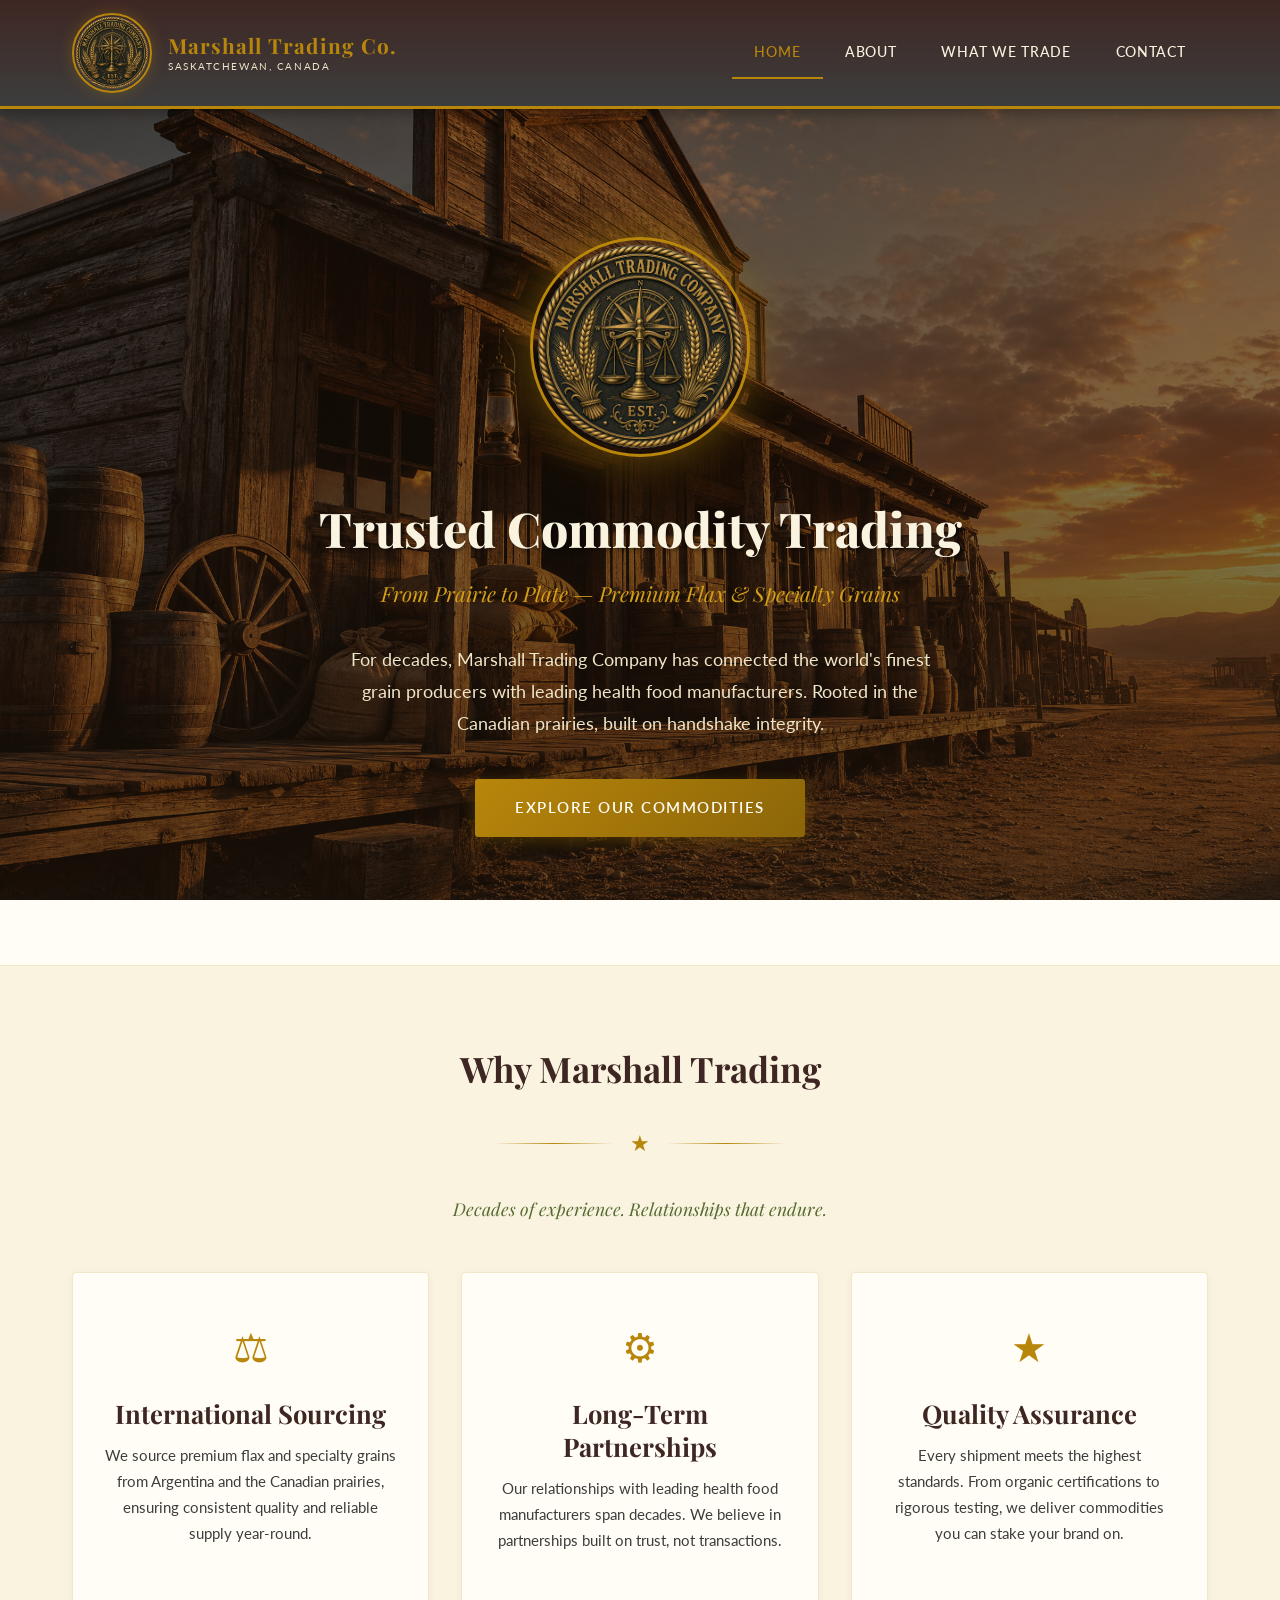
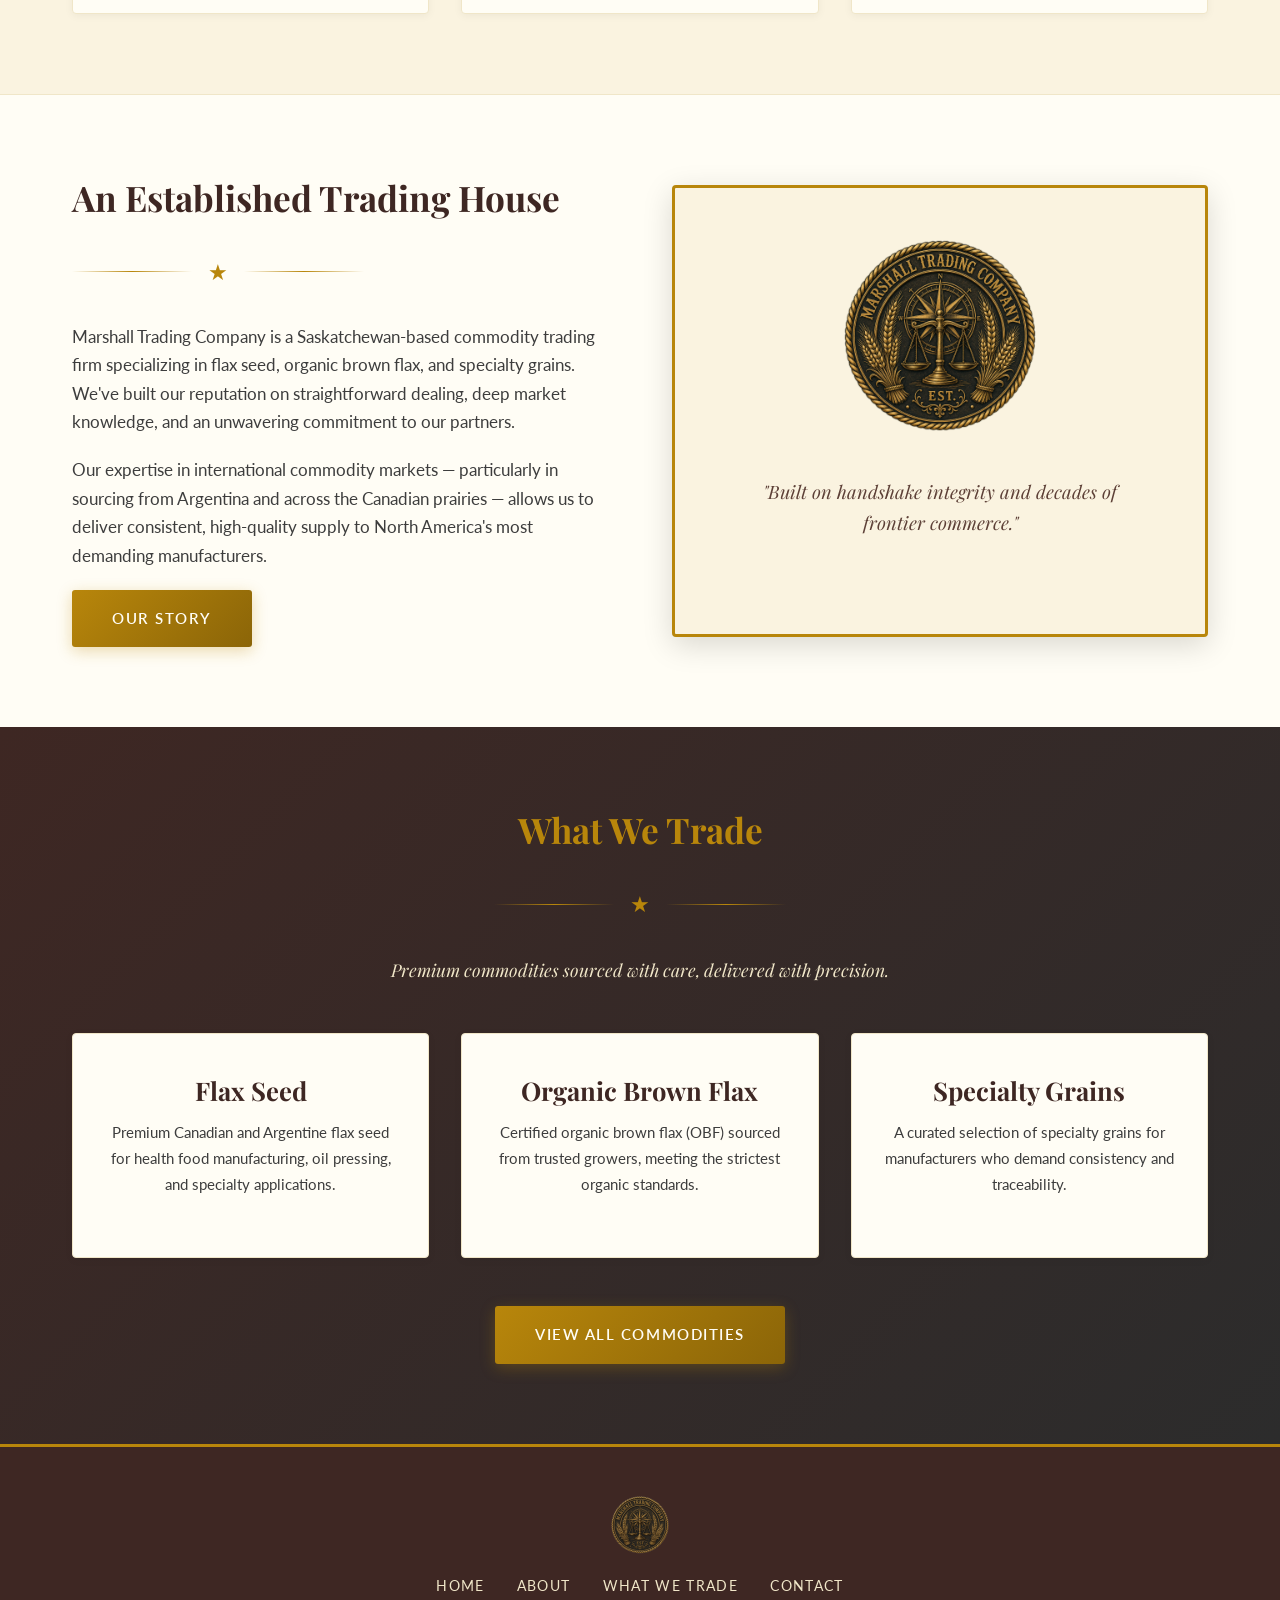
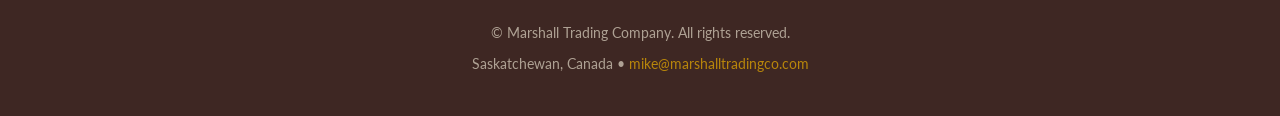
<file: index.html>
<!DOCTYPE html>
<html lang="en">
<head>
    <meta charset="UTF-8">
    <meta name="viewport" content="width=device-width, initial-scale=1.0">
    <meta name="description" content="Marshall Trading Company — Trusted commodity trading in flax seed, organic brown flax, and specialty grains. Based in Saskatchewan, Canada.">
    <title>Marshall Trading Company — Premium Commodity Trading</title>
    <link rel="stylesheet" href="styles.css">
    <link rel="icon" type="image/png" href="assets/logo.png">
</head>
<body>

    <!-- ========== HEADER ========== -->
    <header class="site-header">
        <div class="header-inner">
            <a href="index.html" class="logo-container">
                <img src="assets/logo.png" alt="Marshall Trading Company Seal">
                <div class="logo-text">
                    Marshall Trading Co.
                    <small>Saskatchewan, Canada</small>
                </div>
            </a>
            <nav class="main-nav">
                <ul class="nav-links">
                    <li><a href="index.html" class="active">Home</a></li>
                    <li><a href="about.html">About</a></li>
                    <li><a href="trade.html">What We Trade</a></li>
                    <li><a href="contact.html">Contact</a></li>
                </ul>
            </nav>
            <div class="hamburger" id="hamburger" aria-label="Toggle navigation menu" role="button" tabindex="0">
                <span></span>
                <span></span>
                <span></span>
            </div>
        </div>
    </header>

    <!-- Mobile Navigation Overlay -->
    <div class="mobile-nav-overlay" id="mobileNav">
        <ul class="nav-links-mobile">
            <li><a href="index.html">Home</a></li>
            <li><a href="about.html">About</a></li>
            <li><a href="trade.html">What We Trade</a></li>
            <li><a href="contact.html">Contact</a></li>
        </ul>
    </div>

    <!-- ========== HERO ========== -->
    <section class="hero">
        <div class="hero-content">
            <img src="assets/logo.png" alt="Marshall Trading Company" class="hero-logo">
            <h1>Trusted Commodity Trading</h1>
            <p class="tagline">From Prairie to Plate — Premium Flax &amp; Specialty Grains</p>
            <p>For decades, Marshall Trading Company has connected the world's finest grain producers with leading health food manufacturers. Rooted in the Canadian prairies, built on handshake integrity.</p>
            <a href="trade.html" class="btn-primary">Explore Our Commodities</a>
        </div>
    </section>

    <!-- ========== VALUE PROPOSITION ========== -->
    <section class="section-parchment section-padding">
        <div class="container">
            <div class="section-header">
                <h2>Why Marshall Trading</h2>
                <div class="ornament"><span>&#9733;</span></div>
                <p class="subtitle">Decades of experience. Relationships that endure.</p>
            </div>
            <div class="card-grid">
                <div class="card">
                    <div class="card-icon">&#9878;</div>
                    <h3>International Sourcing</h3>
                    <p>We source premium flax and specialty grains from Argentina and the Canadian prairies, ensuring consistent quality and reliable supply year-round.</p>
                </div>
                <div class="card">
                    <div class="card-icon">&#9881;</div>
                    <h3>Long-Term Partnerships</h3>
                    <p>Our relationships with leading health food manufacturers span decades. We believe in partnerships built on trust, not transactions.</p>
                </div>
                <div class="card">
                    <div class="card-icon">&#9733;</div>
                    <h3>Quality Assurance</h3>
                    <p>Every shipment meets the highest standards. From organic certifications to rigorous testing, we deliver commodities you can stake your brand on.</p>
                </div>
            </div>
        </div>
    </section>

    <!-- ========== ABOUT PREVIEW ========== -->
    <section class="section-light section-padding">
        <div class="container">
            <div class="two-col">
                <div class="two-col-text">
                    <h2>An Established Trading House</h2>
                    <div class="ornament" style="justify-content: flex-start;"><span>&#9733;</span></div>
                    <p>Marshall Trading Company is a Saskatchewan-based commodity trading firm specializing in flax seed, organic brown flax, and specialty grains. We've built our reputation on straightforward dealing, deep market knowledge, and an unwavering commitment to our partners.</p>
                    <p>Our expertise in international commodity markets — particularly in sourcing from Argentina and across the Canadian prairies — allows us to deliver consistent, high-quality supply to North America's most demanding manufacturers.</p>
                    <a href="about.html" class="btn-primary">Our Story</a>
                </div>
                <div class="two-col-image" style="background: var(--parchment); padding: 3rem; text-align: center;">
                    <img src="assets/logo.png" alt="Marshall Trading Company Seal" style="width: 200px; height: 200px; margin: 0 auto; border-radius: 50%;">
                    <blockquote style="border-left: none; text-align: center; margin-top: 1.5rem; padding: 1rem;">
                        "Built on handshake integrity and decades of frontier commerce."
                    </blockquote>
                </div>
            </div>
        </div>
    </section>

    <!-- ========== COMMODITIES PREVIEW ========== -->
    <section class="section-dark section-padding">
        <div class="container">
            <div class="section-header">
                <h2>What We Trade</h2>
                <div class="ornament"><span>&#9733;</span></div>
                <p class="subtitle" style="color: var(--parchment-dark);">Premium commodities sourced with care, delivered with precision.</p>
            </div>
            <div class="card-grid">
                <div class="card">
                    <h3>Flax Seed</h3>
                    <p>Premium Canadian and Argentine flax seed for health food manufacturing, oil pressing, and specialty applications.</p>
                </div>
                <div class="card">
                    <h3>Organic Brown Flax</h3>
                    <p>Certified organic brown flax (OBF) sourced from trusted growers, meeting the strictest organic standards.</p>
                </div>
                <div class="card">
                    <h3>Specialty Grains</h3>
                    <p>A curated selection of specialty grains for manufacturers who demand consistency and traceability.</p>
                </div>
            </div>
            <div class="text-center" style="margin-top: 3rem;">
                <a href="trade.html" class="btn-primary">View All Commodities</a>
            </div>
        </div>
    </section>

    <!-- ========== FOOTER ========== -->
    <footer class="site-footer">
        <img src="assets/logo.png" alt="Marshall Trading Co." class="footer-logo">
        <ul class="footer-nav">
            <li><a href="index.html">Home</a></li>
            <li><a href="about.html">About</a></li>
            <li><a href="trade.html">What We Trade</a></li>
            <li><a href="contact.html">Contact</a></li>
        </ul>
        <p>&copy; Marshall Trading Company. All rights reserved.</p>
        <p>Saskatchewan, Canada &bull; <a href="mailto:mike@marshalltradingco.com" style="color: var(--gold);">mike@marshalltradingco.com</a></p>
    </footer>

    <script src="main.js"></script>
</body>
</html>
</file>
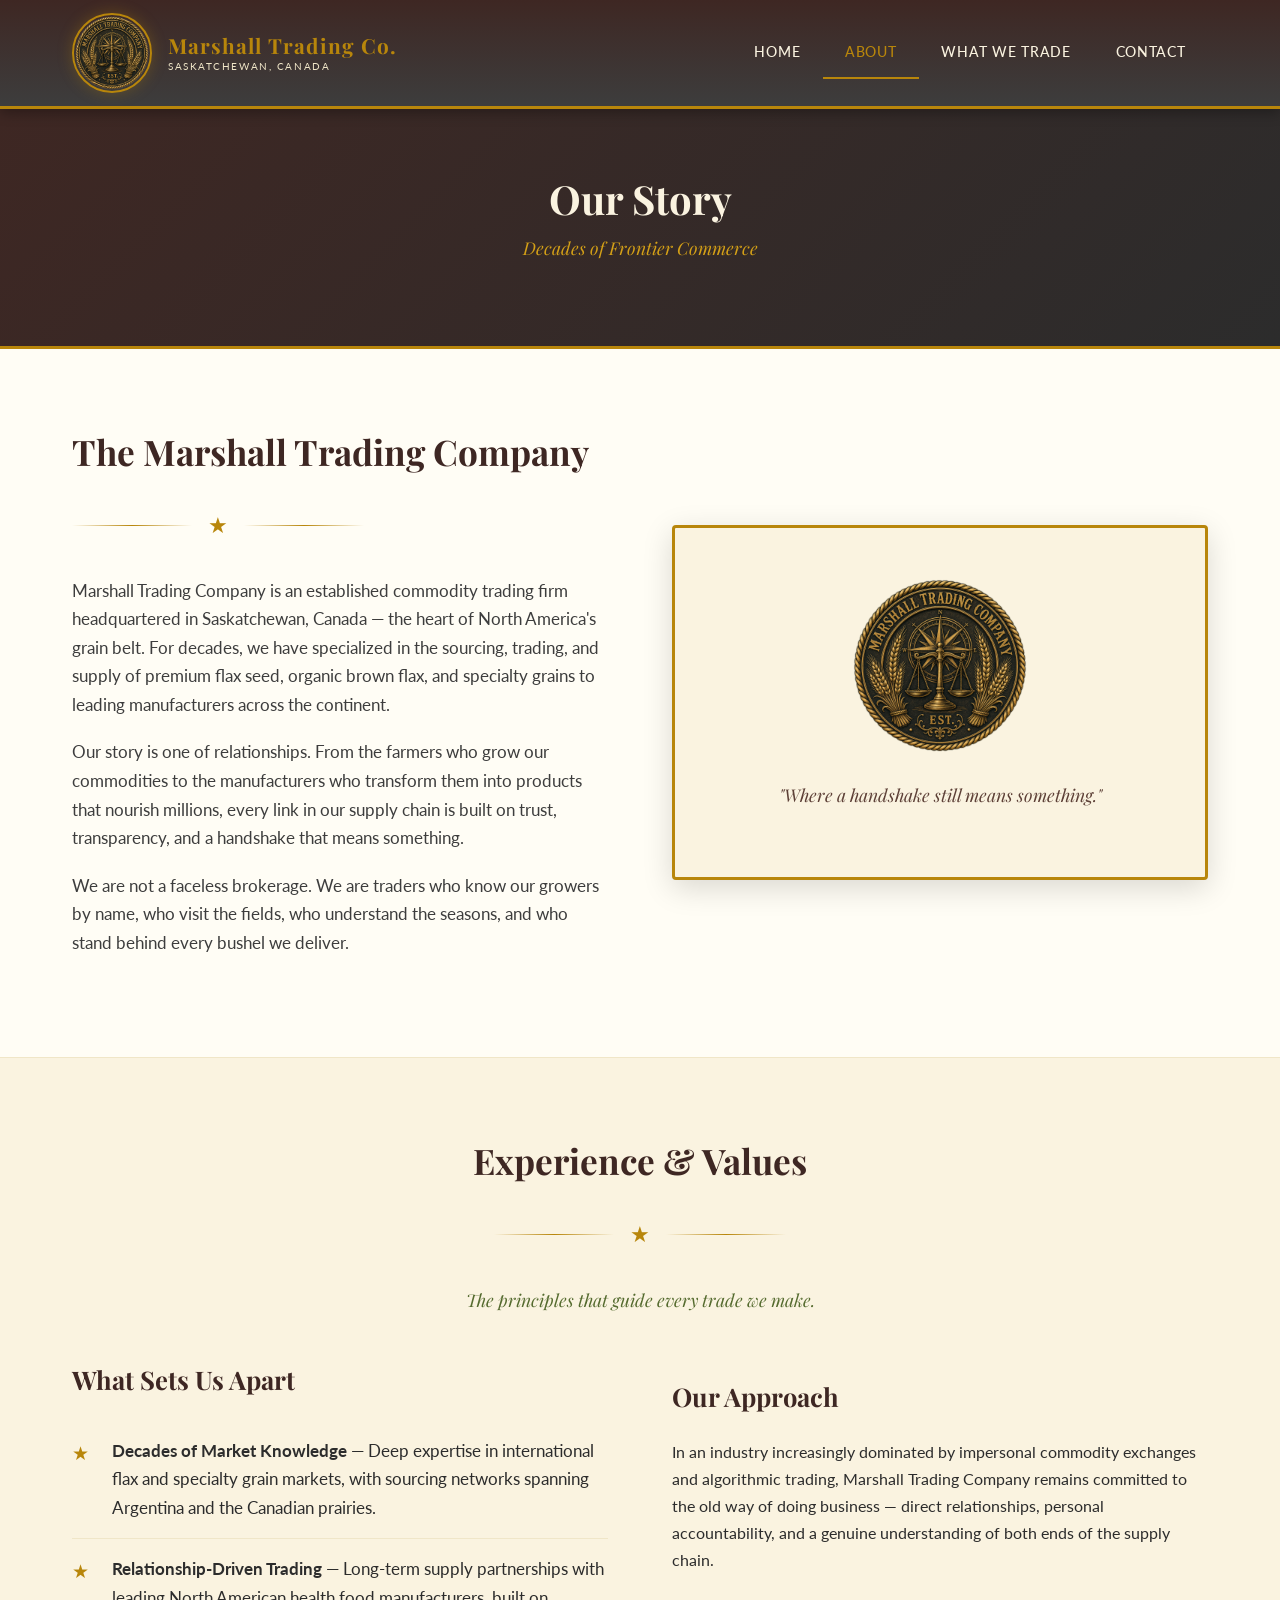
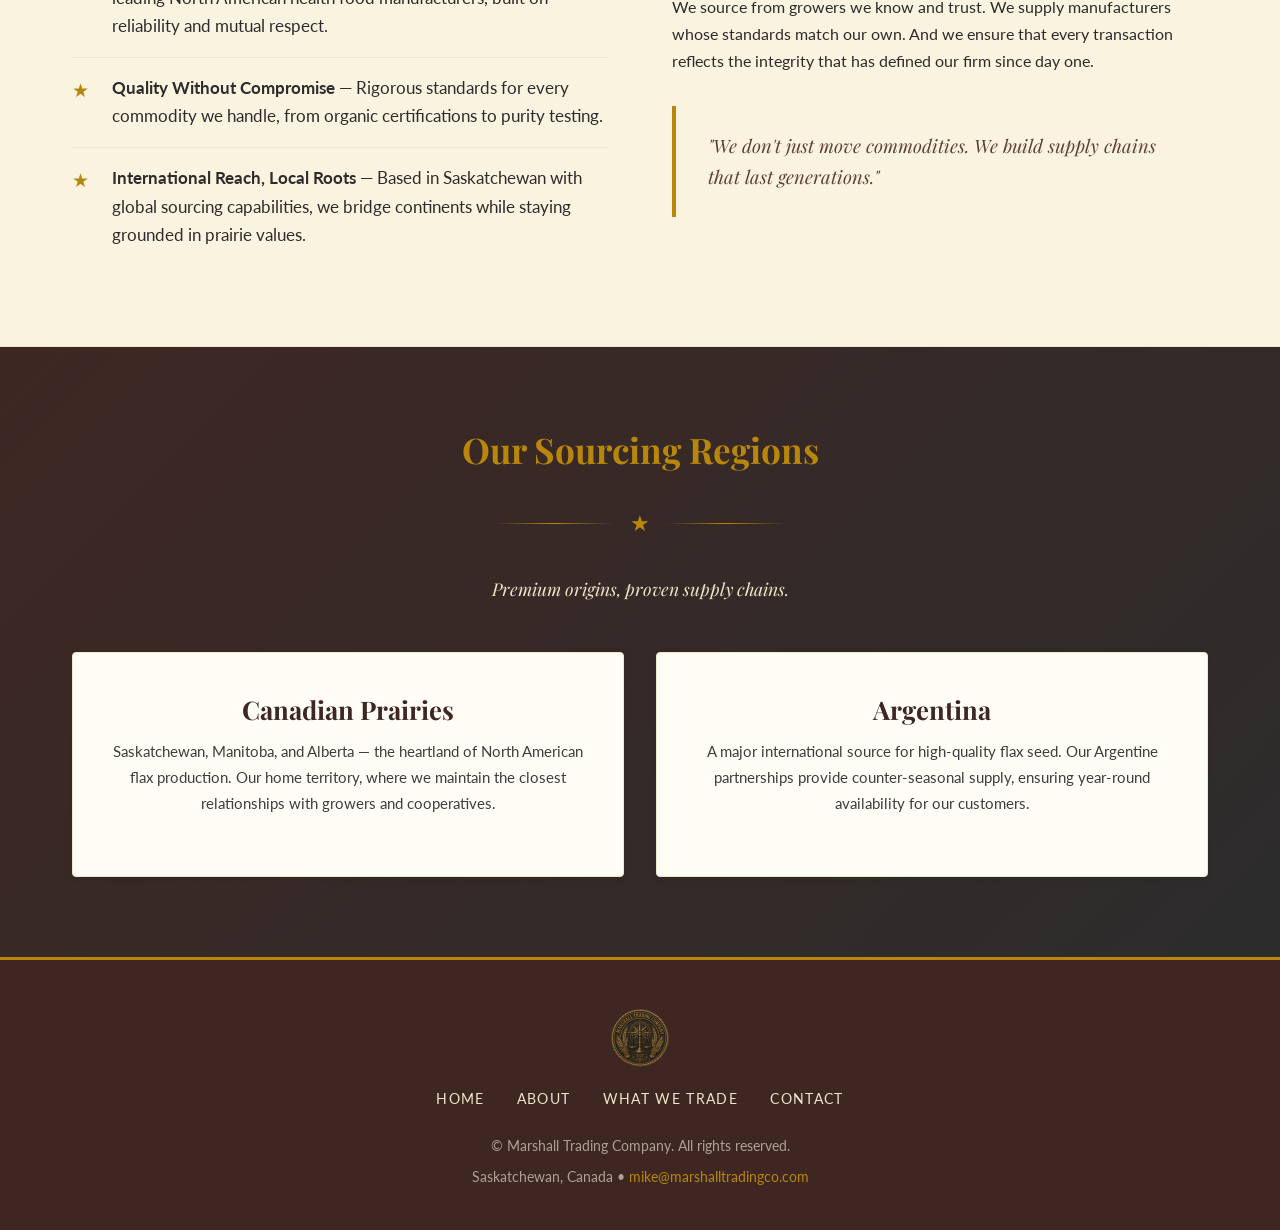
<file: about.html>
<!DOCTYPE html>
<html lang="en">
<head>
    <meta charset="UTF-8">
    <meta name="viewport" content="width=device-width, initial-scale=1.0">
    <meta name="description" content="About Marshall Trading Company — Decades of experience in international commodity trading from Saskatchewan, Canada.">
    <title>About — Marshall Trading Company</title>
    <link rel="stylesheet" href="styles.css">
    <link rel="icon" type="image/png" href="assets/logo.png">
</head>
<body>

    <!-- ========== HEADER ========== -->
    <header class="site-header">
        <div class="header-inner">
            <a href="index.html" class="logo-container">
                <img src="assets/logo.png" alt="Marshall Trading Company Seal">
                <div class="logo-text">
                    Marshall Trading Co.
                    <small>Saskatchewan, Canada</small>
                </div>
            </a>
            <nav class="main-nav">
                <ul class="nav-links">
                    <li><a href="index.html">Home</a></li>
                    <li><a href="about.html" class="active">About</a></li>
                    <li><a href="trade.html">What We Trade</a></li>
                    <li><a href="contact.html">Contact</a></li>
                </ul>
            </nav>
            <div class="hamburger" id="hamburger" aria-label="Toggle navigation menu" role="button" tabindex="0">
                <span></span>
                <span></span>
                <span></span>
            </div>
        </div>
    </header>

    <!-- Mobile Navigation Overlay -->
    <div class="mobile-nav-overlay" id="mobileNav">
        <ul class="nav-links-mobile">
            <li><a href="index.html">Home</a></li>
            <li><a href="about.html">About</a></li>
            <li><a href="trade.html">What We Trade</a></li>
            <li><a href="contact.html">Contact</a></li>
        </ul>
    </div>

    <!-- ========== PAGE BANNER ========== -->
    <section class="page-banner">
        <h1>Our Story</h1>
        <p class="subtitle">Decades of Frontier Commerce</p>
    </section>

    <!-- ========== ABOUT CONTENT ========== -->
    <section class="section-light section-padding">
        <div class="container">
            <div class="two-col">
                <div class="two-col-text">
                    <h2>The Marshall Trading Company</h2>
                    <div class="ornament" style="justify-content: flex-start;"><span>&#9733;</span></div>
                    <p>Marshall Trading Company is an established commodity trading firm headquartered in Saskatchewan, Canada — the heart of North America's grain belt. For decades, we have specialized in the sourcing, trading, and supply of premium flax seed, organic brown flax, and specialty grains to leading manufacturers across the continent.</p>
                    <p>Our story is one of relationships. From the farmers who grow our commodities to the manufacturers who transform them into products that nourish millions, every link in our supply chain is built on trust, transparency, and a handshake that means something.</p>
                    <p>We are not a faceless brokerage. We are traders who know our growers by name, who visit the fields, who understand the seasons, and who stand behind every bushel we deliver.</p>
                </div>
                <div class="two-col-image" style="background: var(--parchment); padding: 3rem; text-align: center; display: flex; flex-direction: column; align-items: center; justify-content: center;">
                    <img src="assets/logo.png" alt="Marshall Trading Company Seal" style="width: 180px; height: 180px; border-radius: 50%; margin-bottom: 1.5rem;">
                    <p style="font-family: var(--font-heading); font-style: italic; color: var(--brown-medium); font-size: 1.1rem;">"Where a handshake still means something."</p>
                </div>
            </div>
        </div>
    </section>

    <!-- ========== EXPERIENCE & VALUES ========== -->
    <section class="section-parchment section-padding">
        <div class="container">
            <div class="section-header">
                <h2>Experience &amp; Values</h2>
                <div class="ornament"><span>&#9733;</span></div>
                <p class="subtitle">The principles that guide every trade we make.</p>
            </div>
            <div class="two-col">
                <div>
                    <h3 style="margin-bottom: 1.5rem;">What Sets Us Apart</h3>
                    <ul class="values-list">
                        <li><strong>Decades of Market Knowledge</strong> — Deep expertise in international flax and specialty grain markets, with sourcing networks spanning Argentina and the Canadian prairies.</li>
                        <li><strong>Relationship-Driven Trading</strong> — Long-term supply partnerships with leading North American health food manufacturers, built on reliability and mutual respect.</li>
                        <li><strong>Quality Without Compromise</strong> — Rigorous standards for every commodity we handle, from organic certifications to purity testing.</li>
                        <li><strong>International Reach, Local Roots</strong> — Based in Saskatchewan with global sourcing capabilities, we bridge continents while staying grounded in prairie values.</li>
                    </ul>
                </div>
                <div>
                    <h3 style="margin-bottom: 1.5rem;">Our Approach</h3>
                    <p>In an industry increasingly dominated by impersonal commodity exchanges and algorithmic trading, Marshall Trading Company remains committed to the old way of doing business — direct relationships, personal accountability, and a genuine understanding of both ends of the supply chain.</p>
                    <p>We source from growers we know and trust. We supply manufacturers whose standards match our own. And we ensure that every transaction reflects the integrity that has defined our firm since day one.</p>
                    <blockquote>
                        "We don't just move commodities. We build supply chains that last generations."
                    </blockquote>
                </div>
            </div>
        </div>
    </section>

    <!-- ========== SOURCING REGIONS ========== -->
    <section class="section-dark section-padding">
        <div class="container">
            <div class="section-header">
                <h2>Our Sourcing Regions</h2>
                <div class="ornament"><span>&#9733;</span></div>
                <p class="subtitle" style="color: var(--parchment-dark);">Premium origins, proven supply chains.</p>
            </div>
            <div class="card-grid" style="grid-template-columns: repeat(auto-fit, minmax(280px, 1fr));">
                <div class="card">
                    <h3>Canadian Prairies</h3>
                    <p>Saskatchewan, Manitoba, and Alberta — the heartland of North American flax production. Our home territory, where we maintain the closest relationships with growers and cooperatives.</p>
                </div>
                <div class="card">
                    <h3>Argentina</h3>
                    <p>A major international source for high-quality flax seed. Our Argentine partnerships provide counter-seasonal supply, ensuring year-round availability for our customers.</p>
                </div>
            </div>
        </div>
    </section>

    <!-- ========== FOOTER ========== -->
    <footer class="site-footer">
        <img src="assets/logo.png" alt="Marshall Trading Co." class="footer-logo">
        <ul class="footer-nav">
            <li><a href="index.html">Home</a></li>
            <li><a href="about.html">About</a></li>
            <li><a href="trade.html">What We Trade</a></li>
            <li><a href="contact.html">Contact</a></li>
        </ul>
        <p>&copy; Marshall Trading Company. All rights reserved.</p>
        <p>Saskatchewan, Canada &bull; <a href="mailto:mike@marshalltradingco.com" style="color: var(--gold);">mike@marshalltradingco.com</a></p>
    </footer>

    <script src="main.js"></script>
</body>
</html>
</file>
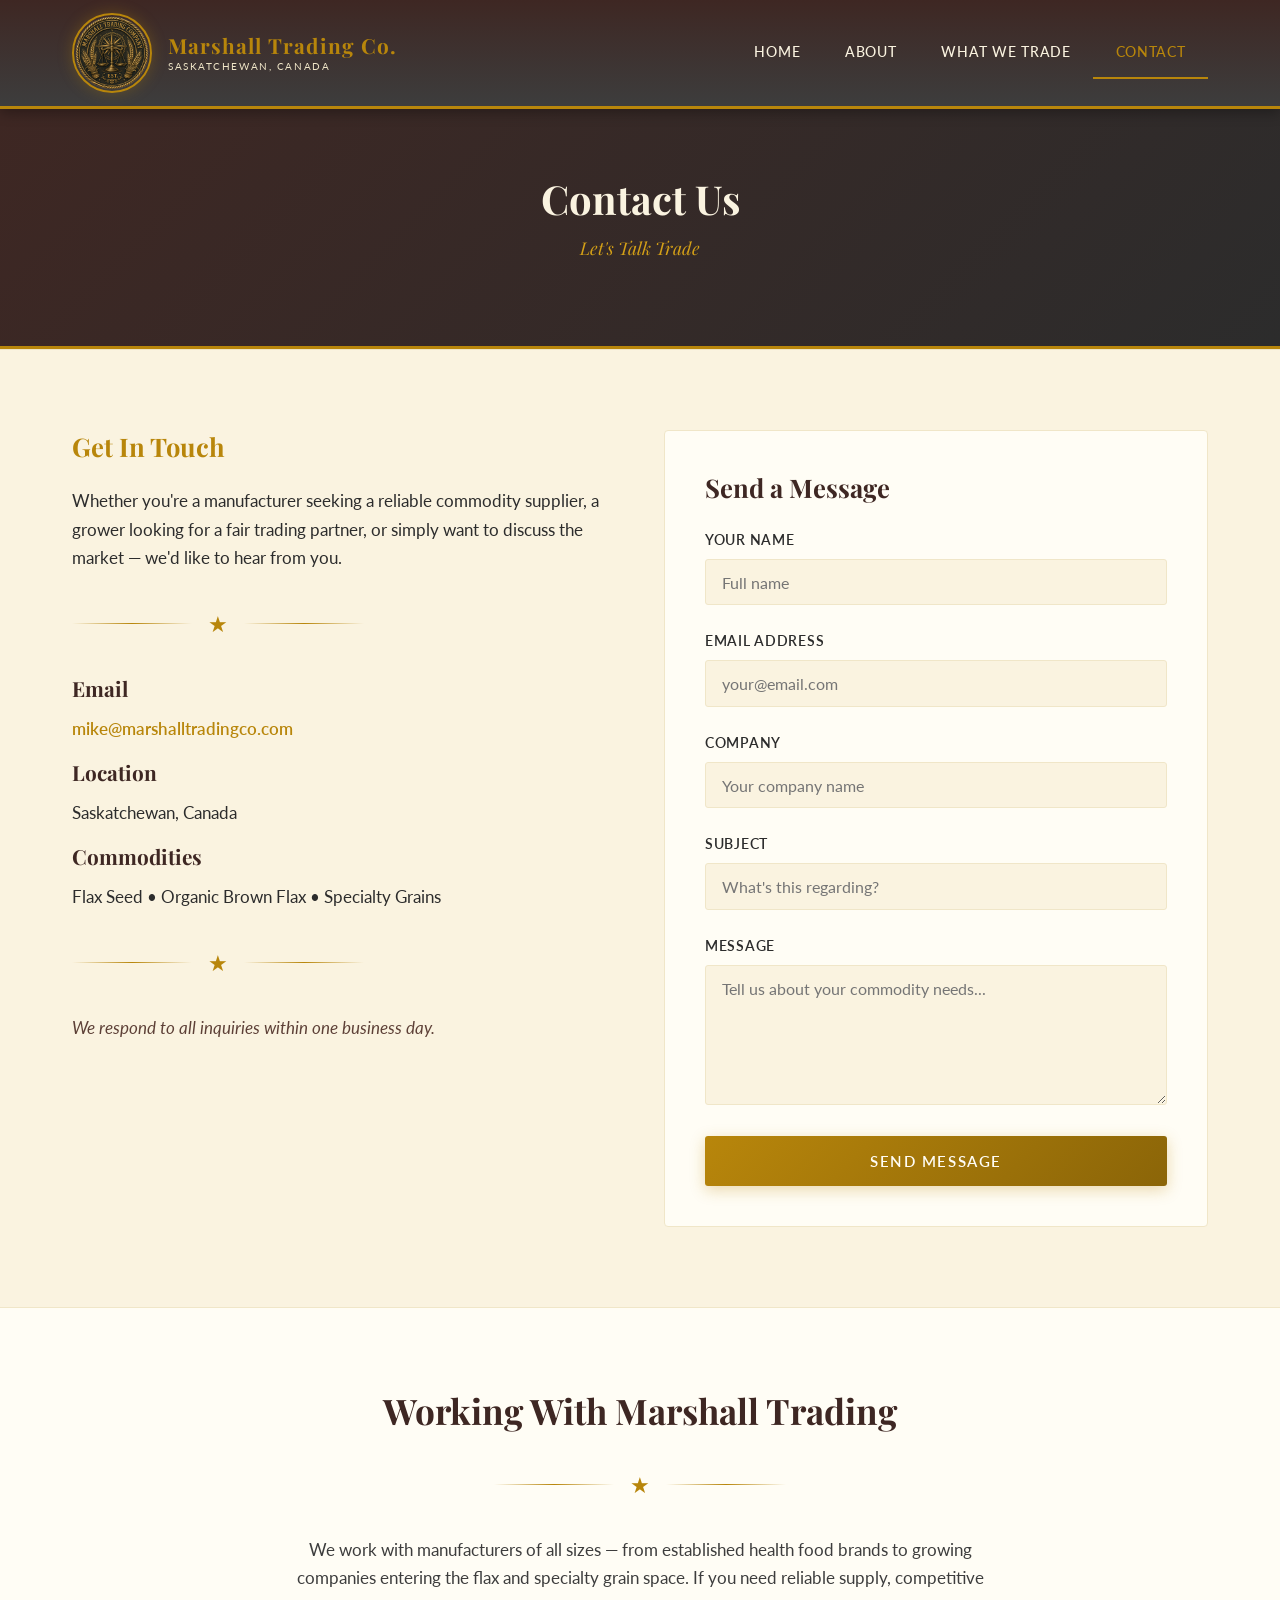
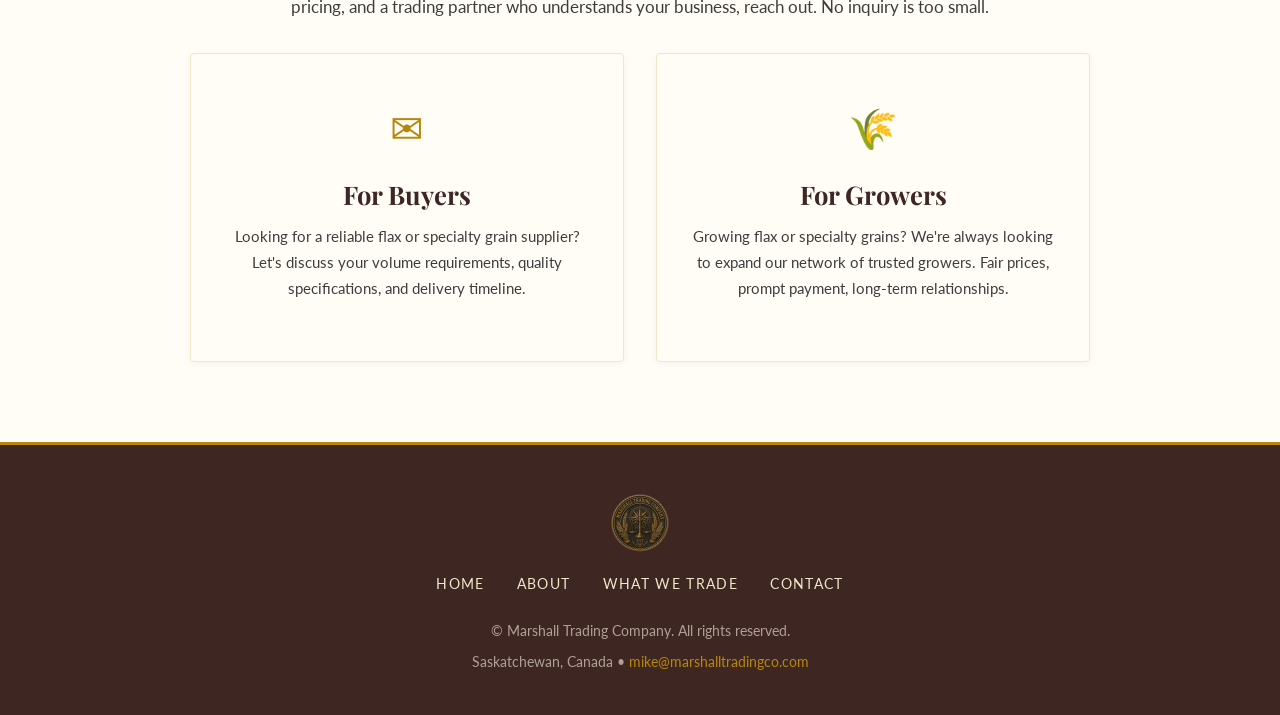
<file: contact.html>
<!DOCTYPE html>
<html lang="en">
<head>
    <meta charset="UTF-8">
    <meta name="viewport" content="width=device-width, initial-scale=1.0">
    <meta name="description" content="Contact Marshall Trading Company for commodity trading inquiries — flax seed, organic brown flax, and specialty grains.">
    <title>Contact — Marshall Trading Company</title>
    <link rel="stylesheet" href="styles.css">
    <link rel="icon" type="image/png" href="assets/logo.png">
</head>
<body>

    <!-- ========== HEADER ========== -->
    <header class="site-header">
        <div class="header-inner">
            <a href="index.html" class="logo-container">
                <img src="assets/logo.png" alt="Marshall Trading Company Seal">
                <div class="logo-text">
                    Marshall Trading Co.
                    <small>Saskatchewan, Canada</small>
                </div>
            </a>
            <nav class="main-nav">
                <ul class="nav-links">
                    <li><a href="index.html">Home</a></li>
                    <li><a href="about.html">About</a></li>
                    <li><a href="trade.html">What We Trade</a></li>
                    <li><a href="contact.html" class="active">Contact</a></li>
                </ul>
            </nav>
            <div class="hamburger" id="hamburger" aria-label="Toggle navigation menu" role="button" tabindex="0">
                <span></span>
                <span></span>
                <span></span>
            </div>
        </div>
    </header>

    <!-- Mobile Navigation Overlay -->
    <div class="mobile-nav-overlay" id="mobileNav">
        <ul class="nav-links-mobile">
            <li><a href="index.html">Home</a></li>
            <li><a href="about.html">About</a></li>
            <li><a href="trade.html">What We Trade</a></li>
            <li><a href="contact.html">Contact</a></li>
        </ul>
    </div>

    <!-- ========== PAGE BANNER ========== -->
    <section class="page-banner">
        <h1>Contact Us</h1>
        <p class="subtitle">Let's Talk Trade</p>
    </section>

    <!-- ========== CONTACT SECTION ========== -->
    <section class="section-parchment section-padding">
        <div class="container">
            <div class="contact-info">
                <div class="contact-details">
                    <h3>Get In Touch</h3>
                    <p>Whether you're a manufacturer seeking a reliable commodity supplier, a grower looking for a fair trading partner, or simply want to discuss the market — we'd like to hear from you.</p>
                    <div class="ornament" style="justify-content: flex-start;"><span>&#9733;</span></div>
                    <h4 style="margin-bottom: 0.8rem; color: var(--brown-dark);">Email</h4>
                    <p><a href="mailto:mike@marshalltradingco.com">mike@marshalltradingco.com</a></p>
                    <h4 style="margin-bottom: 0.8rem; color: var(--brown-dark);">Location</h4>
                    <p>Saskatchewan, Canada</p>
                    <h4 style="margin-bottom: 0.8rem; color: var(--brown-dark);">Commodities</h4>
                    <p>Flax Seed &bull; Organic Brown Flax &bull; Specialty Grains</p>
                    <div class="ornament" style="justify-content: flex-start;"><span>&#9733;</span></div>
                    <p style="font-style: italic; color: var(--brown-medium);">We respond to all inquiries within one business day.</p>
                </div>
                <div class="contact-form">
                    <h3>Send a Message</h3>
                    <form id="contactForm" action="mailto:mike@marshalltradingco.com" method="post" enctype="text/plain">
                        <div class="form-group">
                            <label for="name">Your Name</label>
                            <input type="text" id="name" name="name" placeholder="Full name" required>
                        </div>
                        <div class="form-group">
                            <label for="email">Email Address</label>
                            <input type="email" id="email" name="email" placeholder="your@email.com" required>
                        </div>
                        <div class="form-group">
                            <label for="company">Company</label>
                            <input type="text" id="company" name="company" placeholder="Your company name">
                        </div>
                        <div class="form-group">
                            <label for="subject">Subject</label>
                            <input type="text" id="subject" name="subject" placeholder="What's this regarding?" required>
                        </div>
                        <div class="form-group">
                            <label for="message">Message</label>
                            <textarea id="message" name="message" placeholder="Tell us about your commodity needs..." required></textarea>
                        </div>
                        <button type="submit" class="btn-primary" style="width: 100%; border: none; cursor: pointer;">Send Message</button>
                    </form>
                </div>
            </div>
        </div>
    </section>

    <!-- ========== ADDITIONAL INFO ========== -->
    <section class="section-light section-padding">
        <div class="container text-center">
            <h2>Working With Marshall Trading</h2>
            <div class="ornament"><span>&#9733;</span></div>
            <p style="max-width: 700px; margin: 0 auto 2rem; font-size: 1.05rem; color: var(--charcoal-light);">We work with manufacturers of all sizes — from established health food brands to growing companies entering the flax and specialty grain space. If you need reliable supply, competitive pricing, and a trading partner who understands your business, reach out. No inquiry is too small.</p>
            <div class="card-grid" style="max-width: 900px; margin: 0 auto;">
                <div class="card">
                    <div class="card-icon">&#9993;</div>
                    <h3>For Buyers</h3>
                    <p>Looking for a reliable flax or specialty grain supplier? Let's discuss your volume requirements, quality specifications, and delivery timeline.</p>
                </div>
                <div class="card">
                    <div class="card-icon">&#127806;</div>
                    <h3>For Growers</h3>
                    <p>Growing flax or specialty grains? We're always looking to expand our network of trusted growers. Fair prices, prompt payment, long-term relationships.</p>
                </div>
            </div>
        </div>
    </section>

    <!-- ========== FOOTER ========== -->
    <footer class="site-footer">
        <img src="assets/logo.png" alt="Marshall Trading Co." class="footer-logo">
        <ul class="footer-nav">
            <li><a href="index.html">Home</a></li>
            <li><a href="about.html">About</a></li>
            <li><a href="trade.html">What We Trade</a></li>
            <li><a href="contact.html">Contact</a></li>
        </ul>
        <p>&copy; Marshall Trading Company. All rights reserved.</p>
        <p>Saskatchewan, Canada &bull; <a href="mailto:mike@marshalltradingco.com" style="color: var(--gold);">mike@marshalltradingco.com</a></p>
    </footer>

    <script src="main.js"></script>
</body>
</html>
</file>
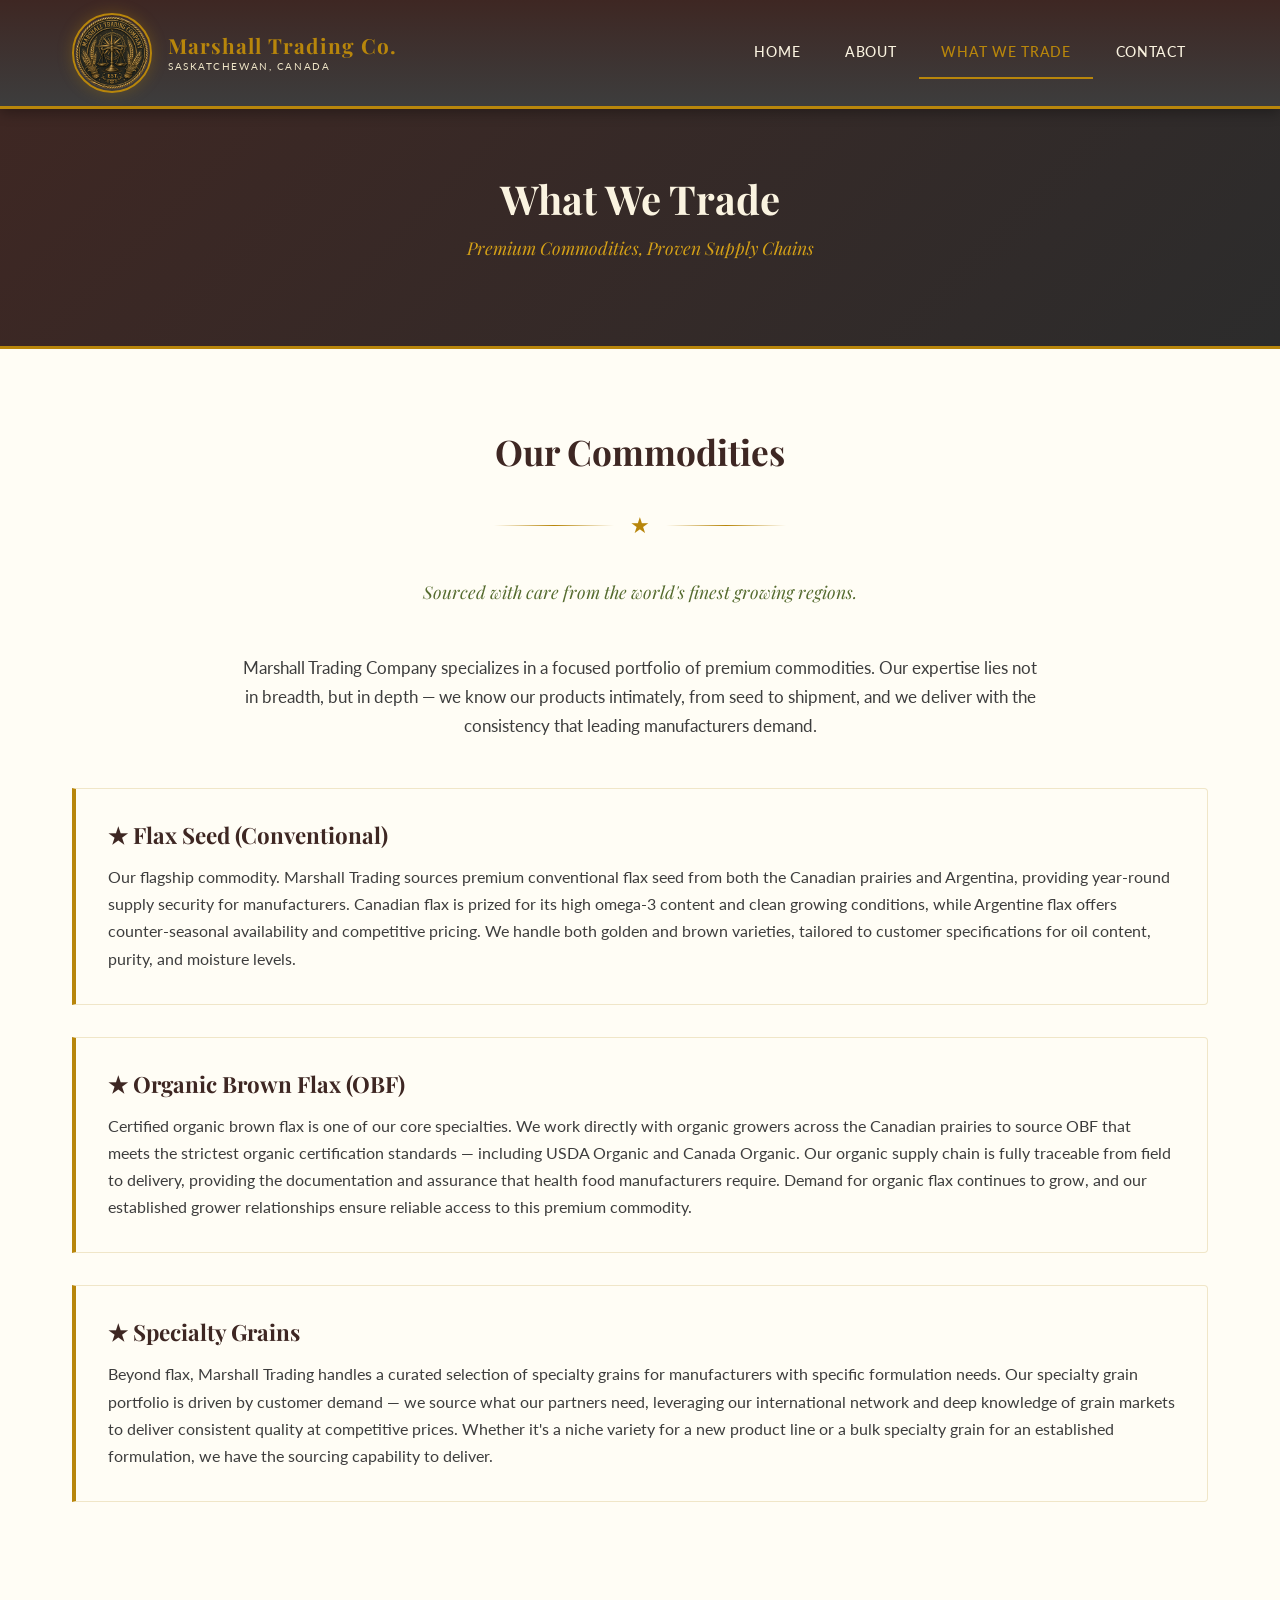
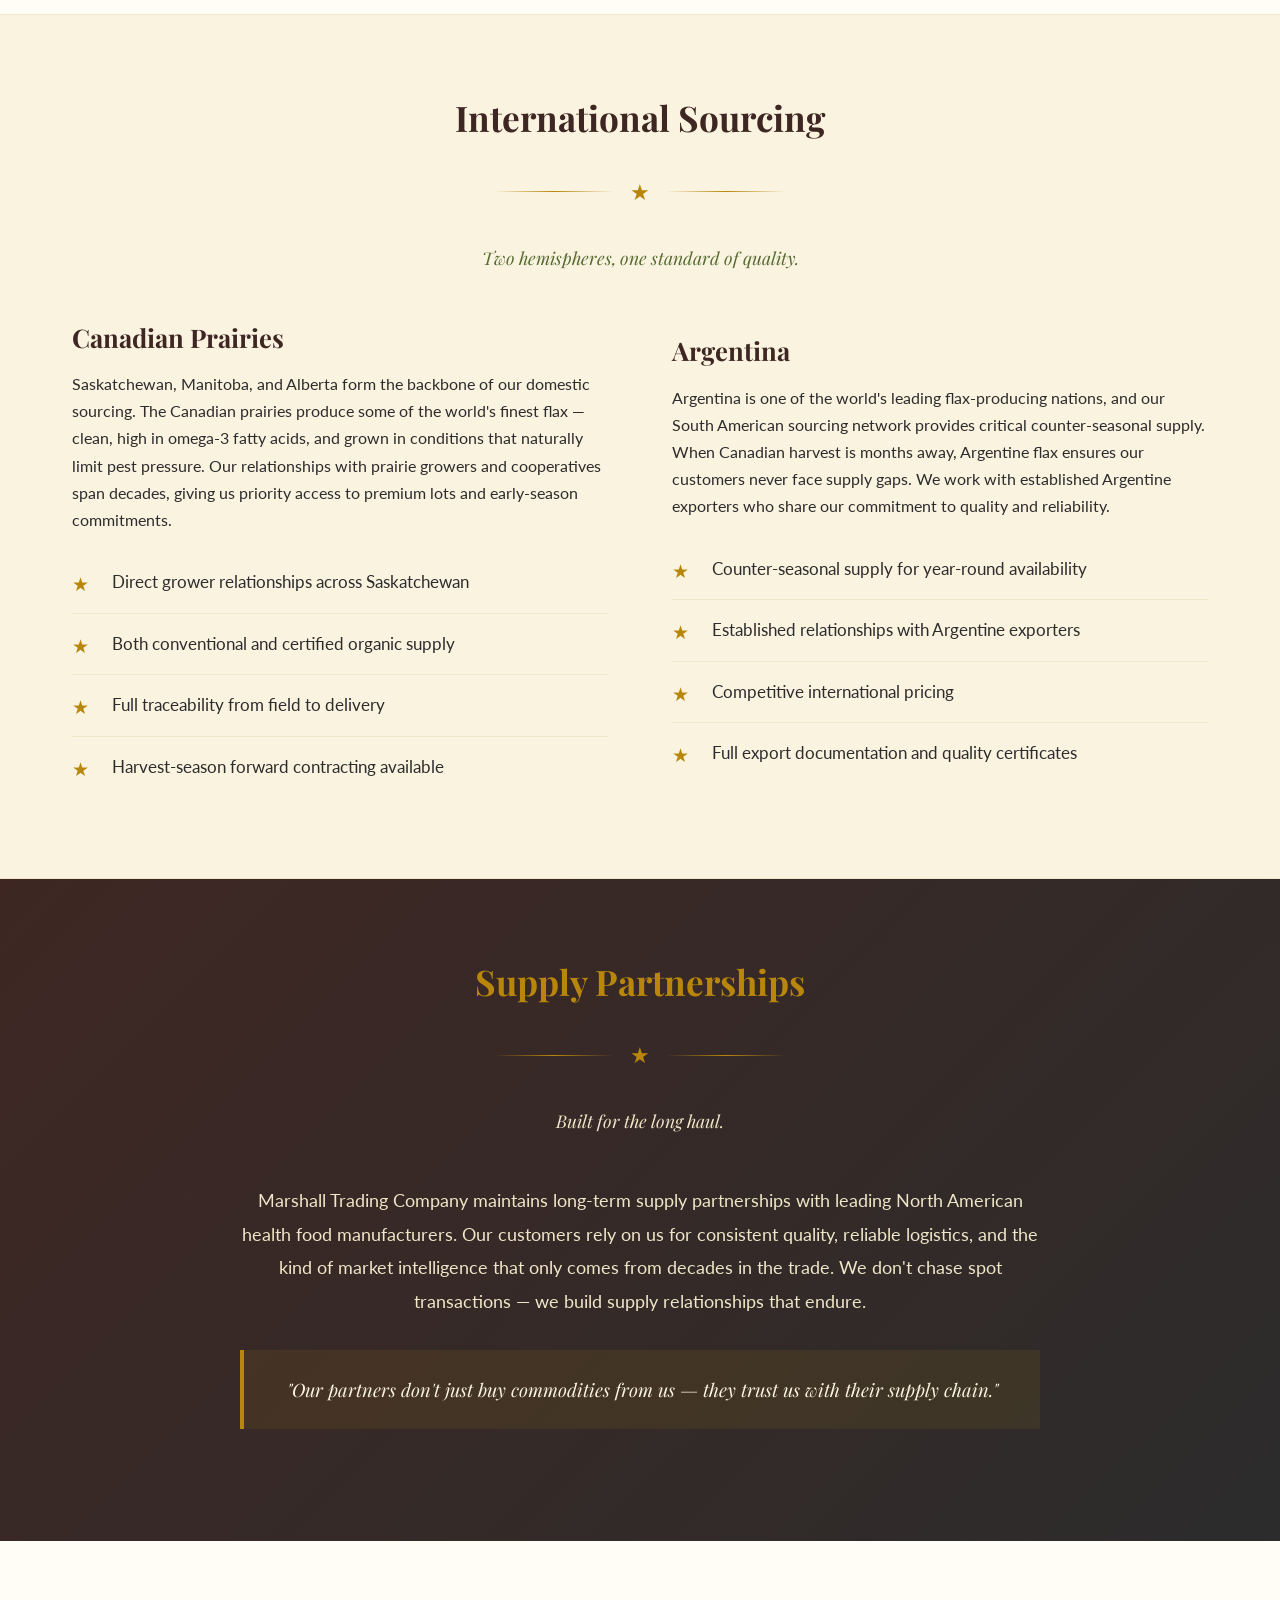
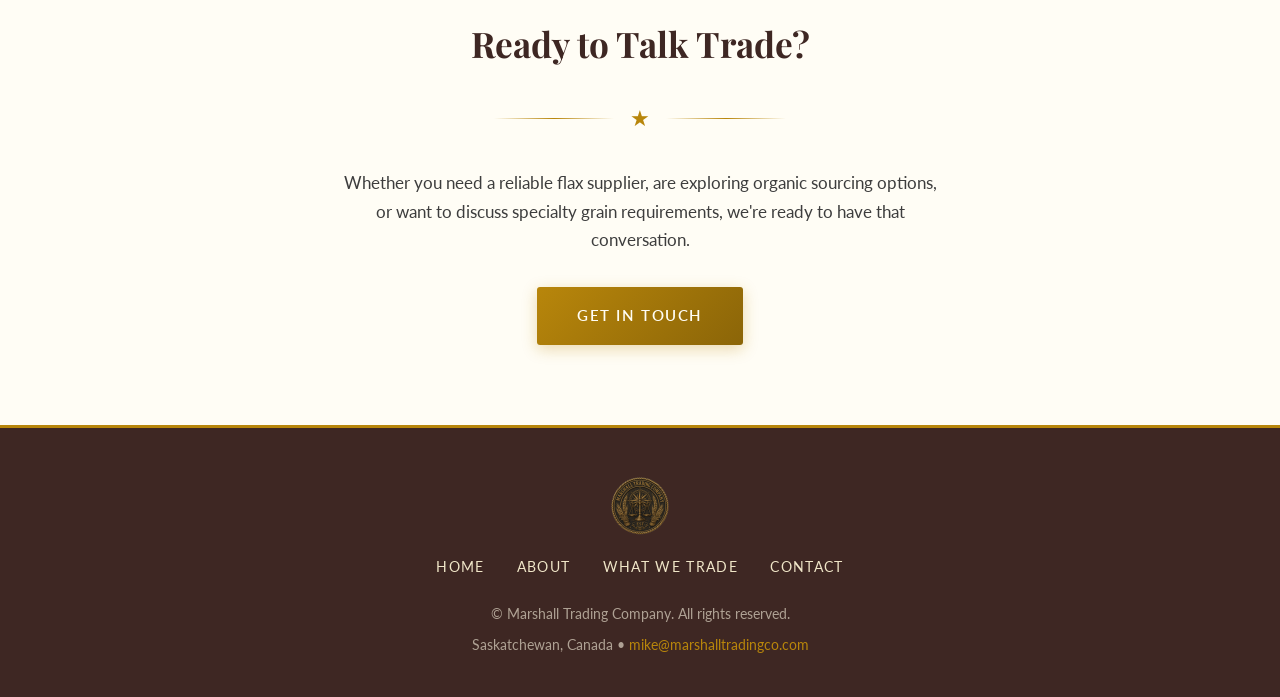
<file: trade.html>
<!DOCTYPE html>
<html lang="en">
<head>
    <meta charset="UTF-8">
    <meta name="viewport" content="width=device-width, initial-scale=1.0">
    <meta name="description" content="Marshall Trading Company specializes in flax seed, organic brown flax (OBF), and specialty grains sourced from Argentina and the Canadian prairies.">
    <title>What We Trade — Marshall Trading Company</title>
    <link rel="stylesheet" href="styles.css">
    <link rel="icon" type="image/png" href="assets/logo.png">
</head>
<body>

    <!-- ========== HEADER ========== -->
    <header class="site-header">
        <div class="header-inner">
            <a href="index.html" class="logo-container">
                <img src="assets/logo.png" alt="Marshall Trading Company Seal">
                <div class="logo-text">
                    Marshall Trading Co.
                    <small>Saskatchewan, Canada</small>
                </div>
            </a>
            <nav class="main-nav">
                <ul class="nav-links">
                    <li><a href="index.html">Home</a></li>
                    <li><a href="about.html">About</a></li>
                    <li><a href="trade.html" class="active">What We Trade</a></li>
                    <li><a href="contact.html">Contact</a></li>
                </ul>
            </nav>
            <div class="hamburger" id="hamburger" aria-label="Toggle navigation menu" role="button" tabindex="0">
                <span></span>
                <span></span>
                <span></span>
            </div>
        </div>
    </header>

    <!-- Mobile Navigation Overlay -->
    <div class="mobile-nav-overlay" id="mobileNav">
        <ul class="nav-links-mobile">
            <li><a href="index.html">Home</a></li>
            <li><a href="about.html">About</a></li>
            <li><a href="trade.html">What We Trade</a></li>
            <li><a href="contact.html">Contact</a></li>
        </ul>
    </div>

    <!-- ========== PAGE BANNER ========== -->
    <section class="page-banner">
        <h1>What We Trade</h1>
        <p class="subtitle">Premium Commodities, Proven Supply Chains</p>
    </section>

    <!-- ========== INTRO ========== -->
    <section class="section-light section-padding">
        <div class="container">
            <div class="section-header">
                <h2>Our Commodities</h2>
                <div class="ornament"><span>&#9733;</span></div>
                <p class="subtitle">Sourced with care from the world's finest growing regions.</p>
            </div>
            <p style="max-width: 800px; margin: 0 auto 3rem; text-align: center; font-size: 1.05rem; color: var(--charcoal-light);">Marshall Trading Company specializes in a focused portfolio of premium commodities. Our expertise lies not in breadth, but in depth — we know our products intimately, from seed to shipment, and we deliver with the consistency that leading manufacturers demand.</p>

            <!-- Flax Seed -->
            <div class="commodity-card">
                <h3>&#9733; Flax Seed (Conventional)</h3>
                <p>Our flagship commodity. Marshall Trading sources premium conventional flax seed from both the Canadian prairies and Argentina, providing year-round supply security for manufacturers. Canadian flax is prized for its high omega-3 content and clean growing conditions, while Argentine flax offers counter-seasonal availability and competitive pricing. We handle both golden and brown varieties, tailored to customer specifications for oil content, purity, and moisture levels.</p>
            </div>

            <!-- Organic Brown Flax -->
            <div class="commodity-card">
                <h3>&#9733; Organic Brown Flax (OBF)</h3>
                <p>Certified organic brown flax is one of our core specialties. We work directly with organic growers across the Canadian prairies to source OBF that meets the strictest organic certification standards — including USDA Organic and Canada Organic. Our organic supply chain is fully traceable from field to delivery, providing the documentation and assurance that health food manufacturers require. Demand for organic flax continues to grow, and our established grower relationships ensure reliable access to this premium commodity.</p>
            </div>

            <!-- Specialty Grains -->
            <div class="commodity-card">
                <h3>&#9733; Specialty Grains</h3>
                <p>Beyond flax, Marshall Trading handles a curated selection of specialty grains for manufacturers with specific formulation needs. Our specialty grain portfolio is driven by customer demand — we source what our partners need, leveraging our international network and deep knowledge of grain markets to deliver consistent quality at competitive prices. Whether it's a niche variety for a new product line or a bulk specialty grain for an established formulation, we have the sourcing capability to deliver.</p>
            </div>
        </div>
    </section>

    <!-- ========== SOURCING DETAILS ========== -->
    <section class="section-parchment section-padding">
        <div class="container">
            <div class="section-header">
                <h2>International Sourcing</h2>
                <div class="ornament"><span>&#9733;</span></div>
                <p class="subtitle">Two hemispheres, one standard of quality.</p>
            </div>
            <div class="two-col">
                <div>
                    <h3 style="margin-bottom: 1rem;">Canadian Prairies</h3>
                    <p>Saskatchewan, Manitoba, and Alberta form the backbone of our domestic sourcing. The Canadian prairies produce some of the world's finest flax — clean, high in omega-3 fatty acids, and grown in conditions that naturally limit pest pressure. Our relationships with prairie growers and cooperatives span decades, giving us priority access to premium lots and early-season commitments.</p>
                    <ul class="values-list">
                        <li>Direct grower relationships across Saskatchewan</li>
                        <li>Both conventional and certified organic supply</li>
                        <li>Full traceability from field to delivery</li>
                        <li>Harvest-season forward contracting available</li>
                    </ul>
                </div>
                <div>
                    <h3 style="margin-bottom: 1rem;">Argentina</h3>
                    <p>Argentina is one of the world's leading flax-producing nations, and our South American sourcing network provides critical counter-seasonal supply. When Canadian harvest is months away, Argentine flax ensures our customers never face supply gaps. We work with established Argentine exporters who share our commitment to quality and reliability.</p>
                    <ul class="values-list">
                        <li>Counter-seasonal supply for year-round availability</li>
                        <li>Established relationships with Argentine exporters</li>
                        <li>Competitive international pricing</li>
                        <li>Full export documentation and quality certificates</li>
                    </ul>
                </div>
            </div>
        </div>
    </section>

    <!-- ========== SUPPLY PARTNERSHIPS ========== -->
    <section class="section-dark section-padding">
        <div class="container">
            <div class="section-header">
                <h2>Supply Partnerships</h2>
                <div class="ornament"><span>&#9733;</span></div>
                <p class="subtitle" style="color: var(--parchment-dark);">Built for the long haul.</p>
            </div>
            <div style="max-width: 800px; margin: 0 auto; text-align: center;">
                <p style="font-size: 1.1rem; line-height: 1.9; color: var(--parchment-dark);">Marshall Trading Company maintains long-term supply partnerships with leading North American health food manufacturers. Our customers rely on us for consistent quality, reliable logistics, and the kind of market intelligence that only comes from decades in the trade. We don't chase spot transactions — we build supply relationships that endure.</p>
                <blockquote style="border-left-color: var(--gold); background: rgba(184, 134, 11, 0.1); color: var(--parchment);">
                    "Our partners don't just buy commodities from us — they trust us with their supply chain."
                </blockquote>
            </div>
        </div>
    </section>

    <!-- ========== CTA ========== -->
    <section class="section-light section-padding">
        <div class="container text-center">
            <h2>Ready to Talk Trade?</h2>
            <div class="ornament"><span>&#9733;</span></div>
            <p style="max-width: 600px; margin: 0 auto 2rem; font-size: 1.05rem; color: var(--charcoal-light);">Whether you need a reliable flax supplier, are exploring organic sourcing options, or want to discuss specialty grain requirements, we're ready to have that conversation.</p>
            <a href="contact.html" class="btn-primary">Get In Touch</a>
        </div>
    </section>

    <!-- ========== FOOTER ========== -->
    <footer class="site-footer">
        <img src="assets/logo.png" alt="Marshall Trading Co." class="footer-logo">
        <ul class="footer-nav">
            <li><a href="index.html">Home</a></li>
            <li><a href="about.html">About</a></li>
            <li><a href="trade.html">What We Trade</a></li>
            <li><a href="contact.html">Contact</a></li>
        </ul>
        <p>&copy; Marshall Trading Company. All rights reserved.</p>
        <p>Saskatchewan, Canada &bull; <a href="mailto:mike@marshalltradingco.com" style="color: var(--gold);">mike@marshalltradingco.com</a></p>
    </footer>

    <script src="main.js"></script>
</body>
</html>
</file>
<file: styles.css>
/* ============================================================
   MARSHALL TRADING COMPANY — Master Stylesheet
   Old West Frontier Commerce Aesthetic
   ============================================================ */

/* --- Google Fonts Import --- */
@import url('https://fonts.googleapis.com/css2?family=Playfair+Display:ital,wght@0,400;0,600;0,700;0,800;0,900;1,400;1,600&family=Lato:wght@300;400;500;600;700&display=swap');

/* --- CSS Custom Properties --- */
:root {
    --gold: #B8860B;
    --gold-light: #D4A017;
    --gold-dark: #8B6508;
    --olive: #556B2F;
    --olive-light: #6B8E23;
    --olive-dark: #3B4B1F;
    --parchment: #FAF3E0;
    --parchment-dark: #F0E6C8;
    --cream: #FFFDF5;
    --charcoal: #2C2C2C;
    --charcoal-light: #3D3D3D;
    --brown-dark: #3E2723;
    --brown-medium: #5D4037;
    --border-ornate: #8B7355;
    --font-heading: 'Playfair Display', Georgia, 'Times New Roman', serif;
    --font-body: 'Lato', 'Segoe UI', Tahoma, sans-serif;
    --max-width: 1200px;
    --header-height: 100px;
}

/* --- Reset & Base --- */
*, *::before, *::after {
    box-sizing: border-box;
    margin: 0;
    padding: 0;
}

html {
    font-size: 16px;
    scroll-behavior: smooth;
}

body {
    font-family: var(--font-body);
    color: var(--charcoal);
    background-color: var(--cream);
    line-height: 1.7;
    font-weight: 400;
    -webkit-font-smoothing: antialiased;
    -moz-osx-font-smoothing: grayscale;
}

img {
    max-width: 100%;
    height: auto;
    display: block;
}

a {
    color: var(--gold-dark);
    text-decoration: none;
    transition: color 0.3s ease;
}

a:hover {
    color: var(--gold);
}

h1, h2, h3, h4, h5, h6 {
    font-family: var(--font-heading);
    color: var(--brown-dark);
    line-height: 1.3;
    font-weight: 700;
}

h1 { font-size: 2.8rem; }
h2 { font-size: 2.2rem; }
h3 { font-size: 1.6rem; }
h4 { font-size: 1.3rem; }

p {
    margin-bottom: 1.2rem;
}

/* --- Utility Classes --- */
.container {
    max-width: var(--max-width);
    margin: 0 auto;
    padding: 0 2rem;
}

.section-padding {
    padding: 5rem 0;
}

.text-center {
    text-align: center;
}

.text-gold {
    color: var(--gold);
}

/* --- Ornamental Divider --- */
.ornament {
    display: flex;
    align-items: center;
    justify-content: center;
    margin: 2rem 0;
}

.ornament::before,
.ornament::after {
    content: '';
    flex: 1;
    max-width: 120px;
    height: 1px;
    background: linear-gradient(to right, transparent, var(--gold), transparent);
}

.ornament span {
    margin: 0 1rem;
    color: var(--gold);
    font-size: 1.4rem;
}

/* --- Header & Navigation --- */
.site-header {
    background: linear-gradient(180deg, var(--brown-dark) 0%, var(--charcoal-light) 100%);
    border-bottom: 3px solid var(--gold);
    position: sticky;
    top: 0;
    z-index: 1000;
    box-shadow: 0 4px 12px rgba(0, 0, 0, 0.3);
}

.header-inner {
    display: flex;
    align-items: center;
    justify-content: space-between;
    padding: 0.8rem 2rem;
    max-width: var(--max-width);
    margin: 0 auto;
}

.logo-container {
    display: flex;
    align-items: center;
    gap: 1rem;
}

.logo-container img {
    width: 80px;
    height: 80px;
    border-radius: 50%;
    border: 2px solid var(--gold);
    box-shadow: 0 0 15px rgba(184, 134, 11, 0.3);
}

.logo-text {
    font-family: var(--font-heading);
    color: var(--gold);
    font-size: 1.3rem;
    font-weight: 700;
    letter-spacing: 0.05em;
    line-height: 1.2;
}

.logo-text small {
    display: block;
    font-size: 0.65rem;
    color: var(--parchment-dark);
    font-family: var(--font-body);
    font-weight: 400;
    letter-spacing: 0.15em;
    text-transform: uppercase;
    margin-top: 2px;
}

/* Desktop Navigation */
.main-nav {
    display: flex;
    align-items: center;
}

.nav-links {
    display: flex;
    list-style: none;
    gap: 0;
}

.nav-links li a {
    display: block;
    padding: 0.8rem 1.4rem;
    color: var(--parchment);
    font-family: var(--font-body);
    font-size: 0.9rem;
    font-weight: 500;
    letter-spacing: 0.05em;
    text-transform: uppercase;
    border-bottom: 2px solid transparent;
    transition: all 0.3s ease;
}

.nav-links li a:hover,
.nav-links li a.active {
    color: var(--gold);
    border-bottom-color: var(--gold);
}

/* Hamburger Menu */
.hamburger {
    display: none;
    flex-direction: column;
    cursor: pointer;
    padding: 0.5rem;
    gap: 5px;
    z-index: 1100;
}

.hamburger span {
    display: block;
    width: 28px;
    height: 3px;
    background-color: var(--gold);
    border-radius: 2px;
    transition: all 0.3s ease;
}

.hamburger.active span:nth-child(1) {
    transform: rotate(45deg) translate(5px, 6px);
}

.hamburger.active span:nth-child(2) {
    opacity: 0;
}

.hamburger.active span:nth-child(3) {
    transform: rotate(-45deg) translate(5px, -6px);
}

/* Mobile Navigation Overlay */
.mobile-nav-overlay {
    display: none;
    position: fixed;
    top: 0;
    left: 0;
    width: 100%;
    height: 100%;
    background: rgba(44, 44, 44, 0.97);
    z-index: 1050;
    flex-direction: column;
    align-items: center;
    justify-content: center;
    opacity: 0;
    transition: opacity 0.3s ease;
}

.mobile-nav-overlay.active {
    display: flex;
    opacity: 1;
}

.mobile-nav-overlay .nav-links-mobile {
    list-style: none;
    text-align: center;
}

.mobile-nav-overlay .nav-links-mobile li {
    margin: 1.5rem 0;
}

.mobile-nav-overlay .nav-links-mobile li a {
    color: var(--parchment);
    font-family: var(--font-heading);
    font-size: 1.8rem;
    font-weight: 600;
    letter-spacing: 0.05em;
    transition: color 0.3s ease;
}

.mobile-nav-overlay .nav-links-mobile li a:hover {
    color: var(--gold);
}

/* --- Hero Section --- */
.hero {
    background: linear-gradient(rgba(30, 20, 10, 0.5), rgba(30, 20, 10, 0.65)), url('assets/hero-bg.jpg');
    background-size: cover;
    background-position: center;
    background-attachment: fixed;
    padding: 8rem 2rem;
    text-align: center;
    position: relative;
    overflow: hidden;
    min-height: 85vh;
    display: flex;
    align-items: center;
    justify-content: center;
}

.hero::before {
    content: '';
    position: absolute;
    top: 0;
    left: 0;
    right: 0;
    bottom: 0;
    background: none;
    opacity: 0;
}

.hero-content {
    position: relative;
    z-index: 1;
    max-width: 800px;
    margin: 0 auto;
}

.hero-logo {
    width: 220px;
    height: 220px;
    margin: 0 auto 2.5rem;
    border-radius: 50%;
    border: 3px solid var(--gold);
    box-shadow: 0 0 40px rgba(184, 134, 11, 0.4), 0 0 80px rgba(184, 134, 11, 0.15);
}

.hero h1 {
    color: var(--parchment);
    font-size: 3rem;
    font-weight: 800;
    margin-bottom: 1rem;
    text-shadow: 2px 2px 4px rgba(0, 0, 0, 0.5);
}

.hero .tagline {
    color: var(--gold-light);
    font-family: var(--font-heading);
    font-size: 1.3rem;
    font-style: italic;
    font-weight: 400;
    margin-bottom: 2rem;
}

.hero p {
    color: var(--parchment-dark);
    font-size: 1.1rem;
    line-height: 1.8;
    max-width: 600px;
    margin: 0 auto 2.5rem;
}

.btn-primary {
    display: inline-block;
    padding: 1rem 2.5rem;
    background: linear-gradient(135deg, var(--gold) 0%, var(--gold-dark) 100%);
    color: var(--cream);
    font-family: var(--font-body);
    font-size: 0.95rem;
    font-weight: 600;
    letter-spacing: 0.1em;
    text-transform: uppercase;
    border: none;
    border-radius: 3px;
    cursor: pointer;
    transition: all 0.3s ease;
    box-shadow: 0 4px 15px rgba(184, 134, 11, 0.3);
}

.btn-primary:hover {
    background: linear-gradient(135deg, var(--gold-light) 0%, var(--gold) 100%);
    color: var(--cream);
    transform: translateY(-2px);
    box-shadow: 0 6px 20px rgba(184, 134, 11, 0.4);
}

/* --- Content Sections --- */
.section-light {
    background-color: var(--cream);
}

.section-parchment {
    background-color: var(--parchment);
    border-top: 1px solid var(--parchment-dark);
    border-bottom: 1px solid var(--parchment-dark);
}

.section-dark {
    background: linear-gradient(135deg, var(--brown-dark) 0%, var(--charcoal) 100%);
    color: var(--parchment);
}

.section-dark h2,
.section-dark h3 {
    color: var(--gold);
}

.section-header {
    text-align: center;
    margin-bottom: 3rem;
}

.section-header h2 {
    margin-bottom: 0.5rem;
}

.section-header .subtitle {
    font-family: var(--font-heading);
    font-style: italic;
    color: var(--olive);
    font-size: 1.1rem;
}

/* --- Card Grid --- */
.card-grid {
    display: grid;
    grid-template-columns: repeat(auto-fit, minmax(300px, 1fr));
    gap: 2rem;
    margin-top: 2rem;
}

.card {
    background: var(--cream);
    border: 1px solid var(--parchment-dark);
    border-radius: 4px;
    padding: 2.5rem 2rem;
    text-align: center;
    transition: all 0.3s ease;
    box-shadow: 0 2px 8px rgba(0, 0, 0, 0.05);
}

.card:hover {
    transform: translateY(-4px);
    box-shadow: 0 8px 25px rgba(0, 0, 0, 0.1);
    border-color: var(--gold);
}

.card-icon {
    font-size: 2.5rem;
    margin-bottom: 1rem;
    color: var(--gold);
}

.card h3 {
    margin-bottom: 0.8rem;
    color: var(--brown-dark);
}

.card p {
    color: var(--charcoal-light);
    font-size: 0.95rem;
}

/* --- Two Column Layout --- */
.two-col {
    display: grid;
    grid-template-columns: 1fr 1fr;
    gap: 4rem;
    align-items: center;
}

.two-col-text h2 {
    margin-bottom: 1rem;
}

.two-col-text p {
    color: var(--charcoal-light);
    font-size: 1.05rem;
}

.two-col-image {
    border: 3px solid var(--gold);
    border-radius: 4px;
    overflow: hidden;
    box-shadow: 0 8px 30px rgba(0, 0, 0, 0.15);
}

/* --- Values / Features List --- */
.values-list {
    list-style: none;
    padding: 0;
}

.values-list li {
    padding: 1rem 0 1rem 2.5rem;
    position: relative;
    border-bottom: 1px solid var(--parchment-dark);
    font-size: 1.05rem;
}

.values-list li:last-child {
    border-bottom: none;
}

.values-list li::before {
    content: '★';
    position: absolute;
    left: 0;
    color: var(--gold);
    font-size: 1.2rem;
}

/* --- Contact Section --- */
.contact-info {
    display: grid;
    grid-template-columns: 1fr 1fr;
    gap: 3rem;
}

.contact-details h3 {
    margin-bottom: 1.5rem;
    color: var(--gold);
}

.contact-details p {
    margin-bottom: 1rem;
    font-size: 1.05rem;
}

.contact-details a {
    color: var(--gold);
    font-weight: 600;
}

.contact-form {
    background: var(--cream);
    padding: 2.5rem;
    border: 1px solid var(--parchment-dark);
    border-radius: 4px;
}

.contact-form h3 {
    margin-bottom: 1.5rem;
    color: var(--brown-dark);
}

.form-group {
    margin-bottom: 1.5rem;
}

.form-group label {
    display: block;
    margin-bottom: 0.4rem;
    font-weight: 600;
    font-size: 0.9rem;
    color: var(--charcoal);
    text-transform: uppercase;
    letter-spacing: 0.05em;
}

.form-group input,
.form-group textarea {
    width: 100%;
    padding: 0.8rem 1rem;
    border: 1px solid var(--parchment-dark);
    border-radius: 3px;
    font-family: var(--font-body);
    font-size: 1rem;
    background: var(--parchment);
    color: var(--charcoal);
    transition: border-color 0.3s ease;
}

.form-group input:focus,
.form-group textarea:focus {
    outline: none;
    border-color: var(--gold);
    box-shadow: 0 0 0 3px rgba(184, 134, 11, 0.1);
}

.form-group textarea {
    min-height: 140px;
    resize: vertical;
}

/* --- Footer --- */
.site-footer {
    background: var(--brown-dark);
    border-top: 3px solid var(--gold);
    padding: 3rem 2rem 2rem;
    text-align: center;
    color: var(--parchment-dark);
}

.footer-logo {
    width: 60px;
    height: 60px;
    margin: 0 auto 1rem;
    border-radius: 50%;
    opacity: 0.8;
}

.site-footer p {
    font-size: 0.85rem;
    margin-bottom: 0.5rem;
    color: rgba(250, 243, 224, 0.6);
}

.footer-nav {
    list-style: none;
    display: flex;
    justify-content: center;
    gap: 2rem;
    margin-bottom: 1.5rem;
}

.footer-nav a {
    color: var(--parchment-dark);
    font-size: 0.85rem;
    text-transform: uppercase;
    letter-spacing: 0.1em;
    transition: color 0.3s ease;
}

.footer-nav a:hover {
    color: var(--gold);
}

/* --- Page Banner (for inner pages) --- */
.page-banner {
    background: linear-gradient(135deg, var(--brown-dark) 0%, var(--charcoal) 100%);
    padding: 4rem 2rem;
    text-align: center;
    border-bottom: 3px solid var(--gold);
}

.page-banner h1 {
    color: var(--parchment);
    font-size: 2.5rem;
    margin-bottom: 0.5rem;
}

.page-banner .subtitle {
    color: var(--gold-light);
    font-family: var(--font-heading);
    font-style: italic;
    font-size: 1.1rem;
}

/* --- Commodity Cards (What We Trade) --- */
.commodity-card {
    background: var(--cream);
    border: 1px solid var(--parchment-dark);
    border-left: 4px solid var(--gold);
    padding: 2rem;
    margin-bottom: 2rem;
    border-radius: 0 4px 4px 0;
    transition: all 0.3s ease;
}

.commodity-card:hover {
    box-shadow: 0 4px 20px rgba(0, 0, 0, 0.08);
    border-left-color: var(--olive);
}

.commodity-card h3 {
    color: var(--brown-dark);
    margin-bottom: 0.8rem;
    font-size: 1.4rem;
}

.commodity-card p {
    color: var(--charcoal-light);
    margin-bottom: 0;
}

/* --- Blockquote Style --- */
blockquote {
    border-left: 4px solid var(--gold);
    padding: 1.5rem 2rem;
    margin: 2rem 0;
    background: var(--parchment);
    font-family: var(--font-heading);
    font-style: italic;
    font-size: 1.15rem;
    color: var(--brown-medium);
}

/* ============================================================
   AGGRESSIVE BADGE REMOVAL
   Hides any injected "Made with" or platform branding badges
   ============================================================ */
[class*="manus"],
[id*="manus"],
[class*="badge"],
[id*="badge"],
[class*="watermark"],
[id*="watermark"],
[class*="branding"],
[id*="branding"],
[data-manus],
[class*="powered-by"],
[id*="powered-by"],
div[style*="position: fixed"][style*="bottom"],
div[style*="position:fixed"][style*="bottom"] {
    display: none !important;
    visibility: hidden !important;
    opacity: 0 !important;
    height: 0 !important;
    width: 0 !important;
    overflow: hidden !important;
    pointer-events: none !important;
}

/* ============================================================
   RESPONSIVE DESIGN — Tablet (768px and below)
   ============================================================ */
@media (max-width: 768px) {
    :root {
        --header-height: 70px;
    }

    h1 { font-size: 2rem; }
    h2 { font-size: 1.7rem; }
    h3 { font-size: 1.3rem; }

    .header-inner {
        padding: 0.6rem 1rem;
    }

    .logo-container img {
        width: 55px;
        height: 55px;
    }

    .logo-text {
        font-size: 1rem;
    }

    .logo-text small {
        font-size: 0.55rem;
    }

    /* Show hamburger, hide desktop nav */
    .hamburger {
        display: flex;
    }

    .main-nav {
        display: none;
    }

    /* Hero adjustments */
    .hero {
        padding: 4rem 1.5rem;
    }

    .hero-logo {
        width: 160px;
        height: 160px;
        margin-bottom: 2rem;
    }

    .hero h1 {
        font-size: 2rem;
    }

    .hero .tagline {
        font-size: 1.1rem;
    }

    .hero p {
        font-size: 1rem;
    }

    /* Grid adjustments */
    .two-col {
        grid-template-columns: 1fr;
        gap: 2rem;
    }

    .card-grid {
        grid-template-columns: 1fr;
    }

    .contact-info {
        grid-template-columns: 1fr;
    }

    /* Section padding */
    .section-padding {
        padding: 3.5rem 0;
    }

    .container {
        padding: 0 1.2rem;
    }

    /* Page banner */
    .page-banner {
        padding: 3rem 1.5rem;
    }

    .page-banner h1 {
        font-size: 2rem;
    }

    /* Footer */
    .footer-nav {
        flex-wrap: wrap;
        gap: 1rem;
    }
}

/* ============================================================
   RESPONSIVE DESIGN — Small Mobile (480px and below)
   ============================================================ */
@media (max-width: 480px) {
    h1 { font-size: 1.7rem; }
    h2 { font-size: 1.4rem; }

    .hero {
        padding: 3rem 1rem;
    }

    .hero-logo {
        width: 140px;
        height: 140px;
    }

    .hero h1 {
        font-size: 1.7rem;
    }

    .hero .tagline {
        font-size: 1rem;
    }

    .btn-primary {
        padding: 0.8rem 1.8rem;
        font-size: 0.85rem;
    }

    .card {
        padding: 1.8rem 1.5rem;
    }

    .contact-form {
        padding: 1.5rem;
    }

    .commodity-card {
        padding: 1.5rem;
    }

    .ornament::before,
    .ornament::after {
        max-width: 60px;
    }
}

/* ============================================================
   RESPONSIVE DESIGN — Large Desktop (1440px+)
   ============================================================ */
@media (min-width: 1440px) {
    .container {
        max-width: 1300px;
    }

    .hero {
        padding: 8rem 2rem;
    }

    .hero-logo {
        width: 260px;
        height: 260px;
    }

    .hero h1 {
        font-size: 3.5rem;
    }
}
</file>
